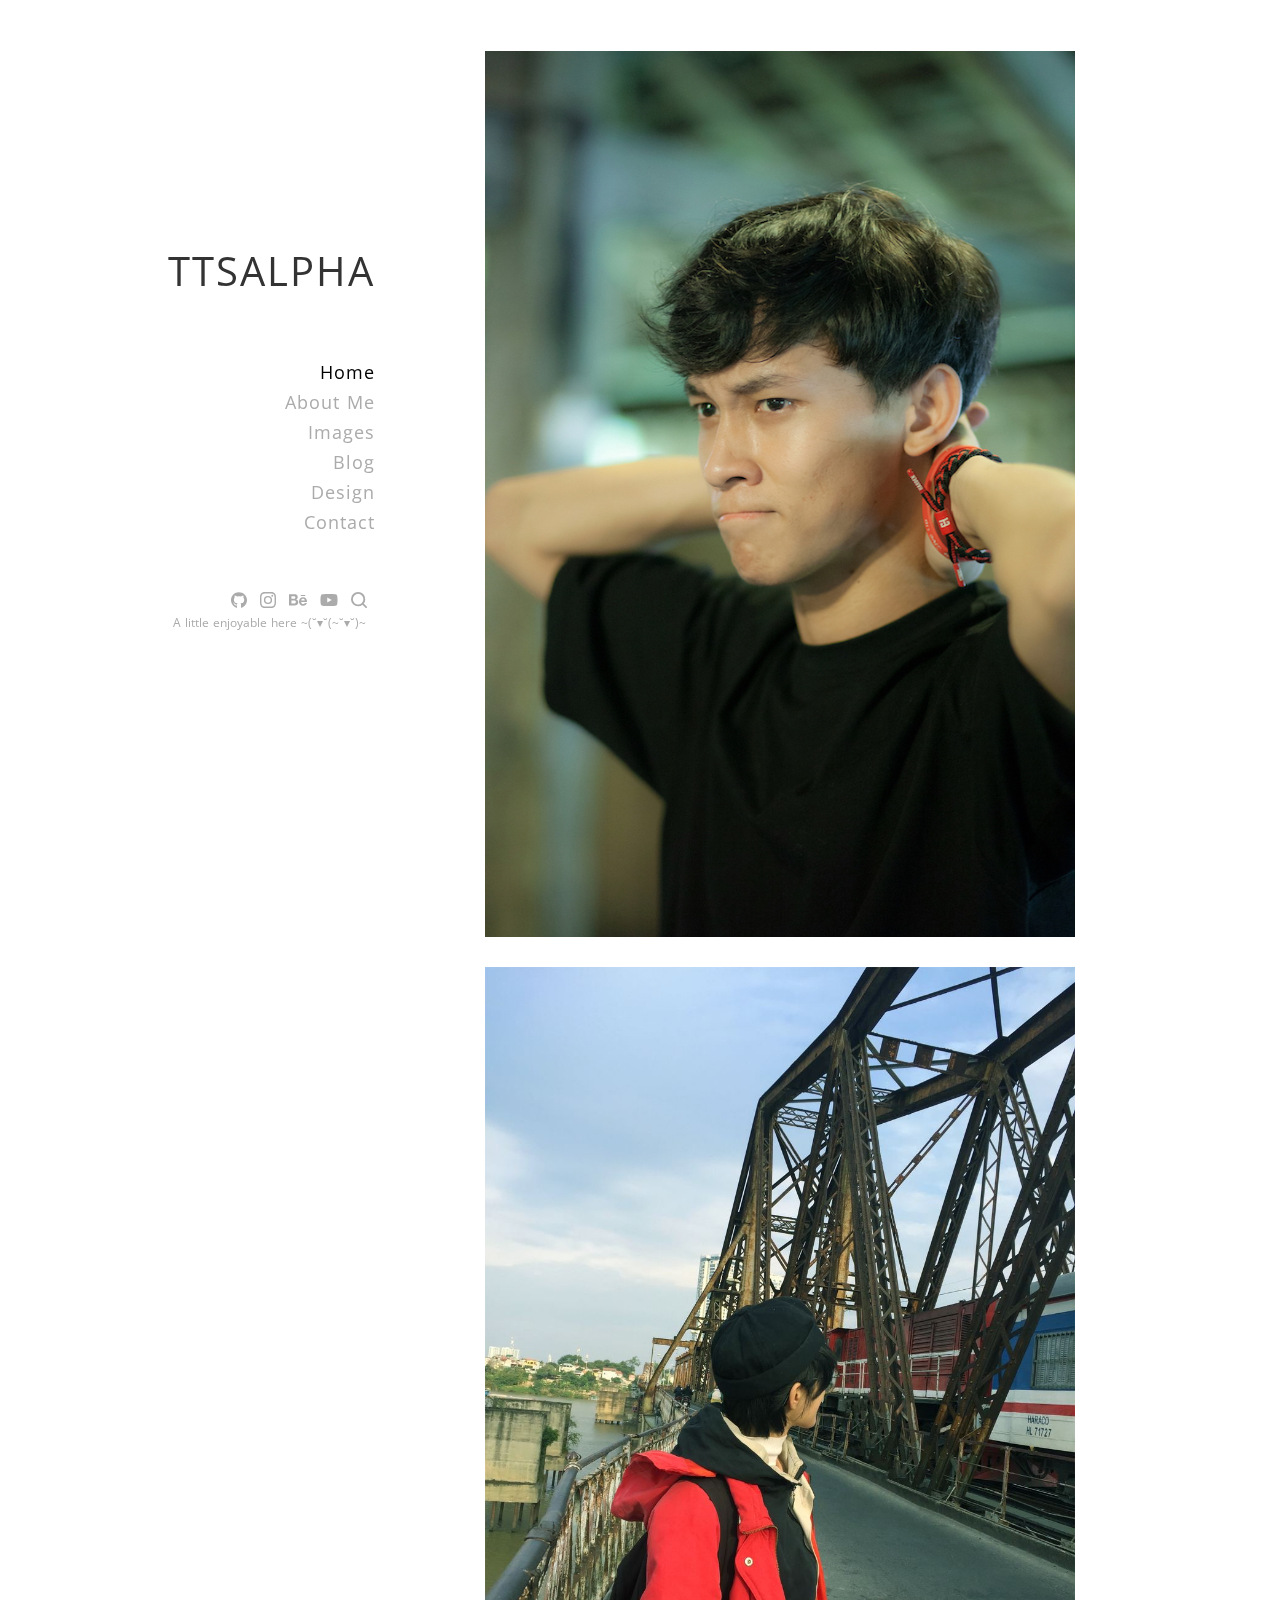
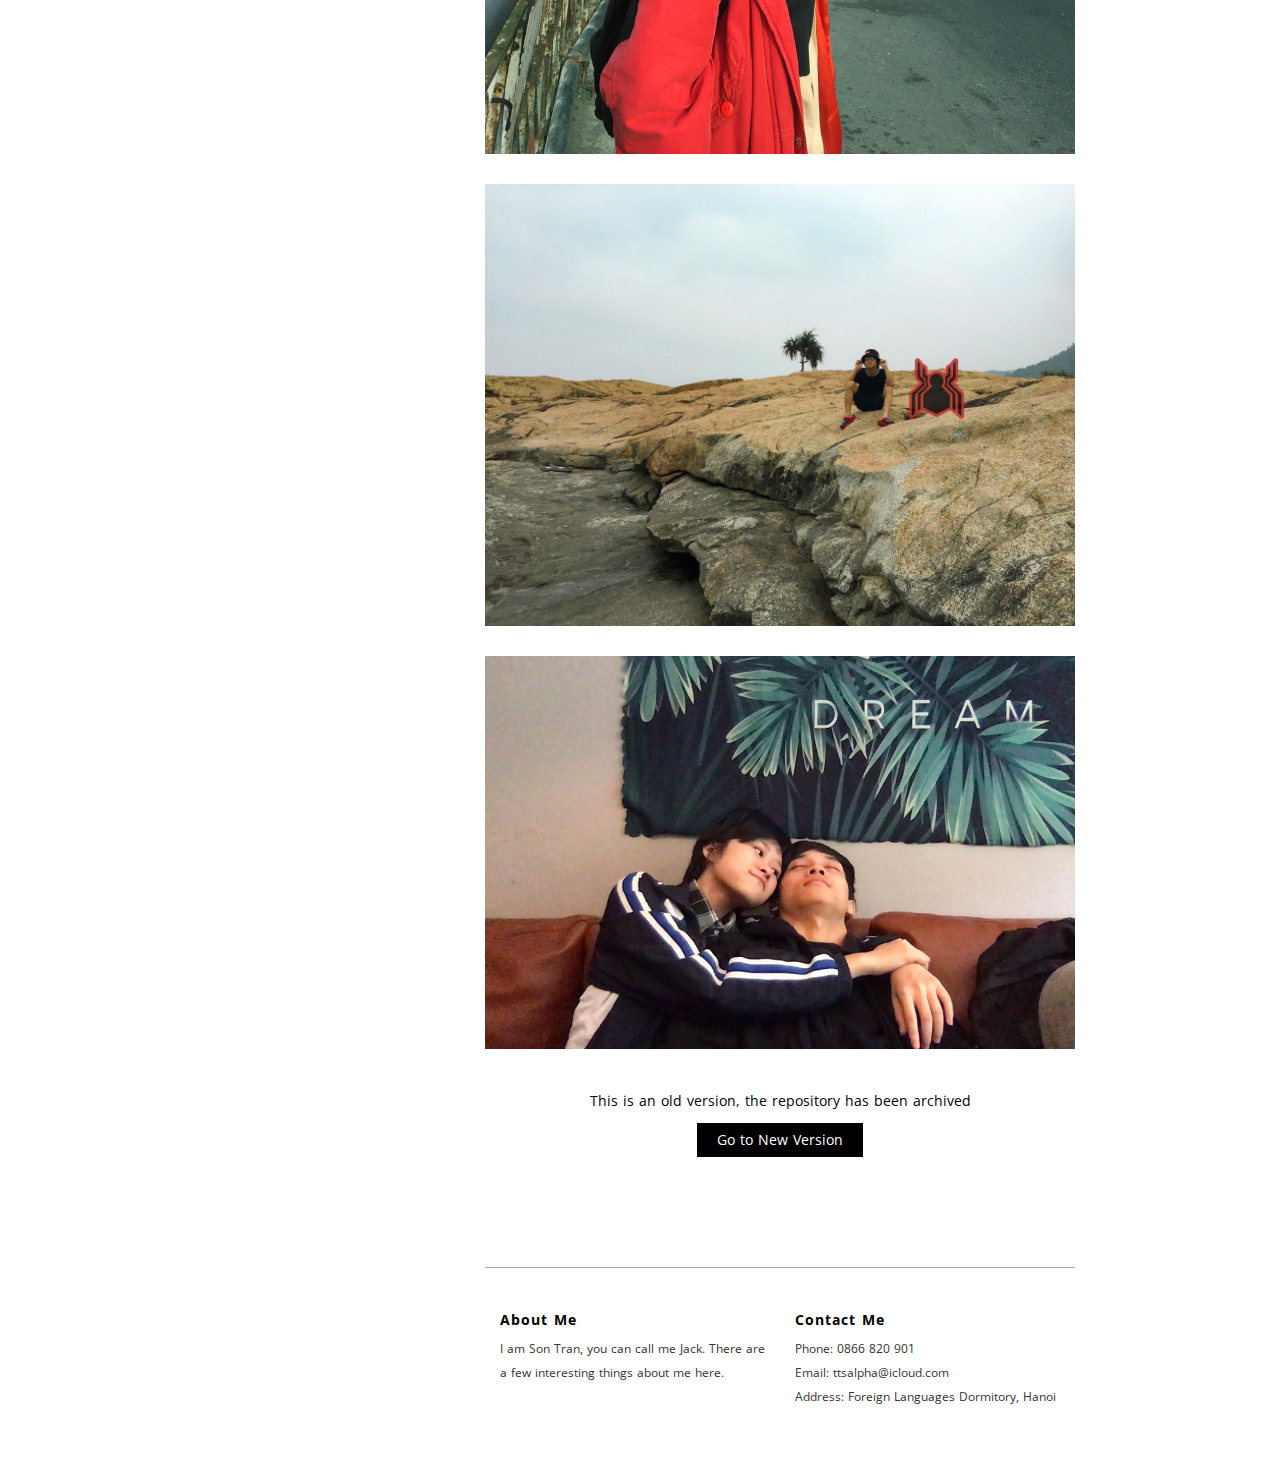
<file: index.html>
<!DOCTYPE html>
<html lang="en">

<head>
    <meta charset="UTF-8">
    <meta name="author" content="Son Tran">
    <title>Son Tran</title>
    <meta name="viewport" content="width=device-width, initial-scale=1">
    <meta name="apple-mobile-web-app-capable" content="yes">

    <link href="https://fonts.googleapis.com/css2?family=Open+Sans:ital,wght@0,400;0,600;1,400;1,600&display=swap"
        rel="stylesheet">

    <link rel="stylesheet" type="text/css" href="css/libs/bootstrap.min.css">
    <link rel="stylesheet" type="text/css" href="css/styles.css">

    <link rel="shortcut icon" href="favicon.png" />
</head>

<body class="home">
    <div id="main-content">
        <div id="preload">
            <div class="kd-bounce"> </div>
        </div>
        <div class="mobile nav-bar">
            <div class="container">
                <div class="menu-mobile">
                    <span class="item item-1"></span>
                    <span class="item item-2"></span>
                </div>
                <div class="logo"> ttsalpha </div>
            </div>
            <span class="itemx"></span>
        </div>
        <div class="hide-menu"></div>

        <div class="container">
            <div class="row">
                <div class="col-md-3">
                    <div class="header affix">
                        <div class="table">
                            <div class="table-cell">
                                <div class="logo">
                                    <a href="http://ttsalpha.github.io/ttsalpha.github.io.old"> ttsalpha
                                </div>

                                <div class="main-menu">
                                    <nav>
                                        <ul class="menu-list">
                                            <li class="active">
                                                <a href="index.html">Home</a>
                                            </li>
                                            <li> <a href="#">About Me</a> </li>
                                            <li> <a href="#">Images</a> </li>
                                            <li> <a href="blog.html">Blog</a> </li>
                                            <li> <a href="#">Design</a> </li>
                                            <li> <a href="contact.html">Contact</a> </li>
                                        </ul>
                                    </nav>
                                </div>

                                <div class="socials">
                                    <a target="_blank" href="https://github.com/ttsalpha" title="Github">
                                        <img src="icon/github.svg">
                                    </a>
                                    <a target="_blank" href="https://www.instagram.com/ttsalpha" title="Instagram">
                                        <img src="icon/instagram.svg">
                                    </a>
                                    <a target="_blank" href="https://www.behance.net/ttsalpha" title="Behance">
                                        <img src="icon/behance.svg">
                                    </a>
                                    <a target="_blank" href="https://www.youtube.com/channel/UCtjFUJUfhpsT10Rd9uDoHtQ"
                                        title="Youtube">
                                        <img src="icon/youtube.svg">
                                    </a>
                                    <a href="#" title="Search this site">
                                        <img class="fa-search" src="icon/search.svg">
                                    </a>
                                </div>
                                <div class="box-search">
                                    <div class="table">
                                        <div class="table-cell">
                                            <div class="container">
                                                <form class="search-form" action="#" method="get">
                                                    <input type="search" name="s" class="search-field"
                                                        placeholder="Type &amp; hit enter" value="" title="Search">
                                                    <div class="kd-close"> </div>
                                                </form>
                                            </div>
                                        </div>
                                    </div>
                                </div>
                                <div class="copyright">
                                    <p> A little enjoyable here ~(˘▾˘(~˘▾˘)~ </p>
                                </div>
                            </div>
                        </div>
                    </div>
                </div>

                <div class="col-md-9 col-md-offset-3">
                    <div class="projects">
                        <div class="project">
                            <img class="popup" src="./res/home/01.jpg" alt="me">
                            <img class="popup" src="./res/home/02.jpg" alt="bone">
                            <img class="popup" src="./res/home/03.jpg" alt="chill">
                            <img class="popup" src="./res/home/04.jpg" alt="love">
                        </div>
                        <div class="post-share">
                            <a>This is an old version, the repository has been archived</a>
                            </br>
                            <div class="go-to-home">
                                <a href="https://ttsalpha.github.io">Go to New Version</a>
                            </div>
                        </div>
                    </div>
                </div>
            </div>
        </div>
    </div>

    <footer id="footer" class="footer">
        <div class="container">
            <div class="row">
                <div class="col-md-9 col-md-offset-3">
                    <div class="footer-inner">
                        <div class="col-sm-6">
                            <h2 class="title">About Me</h2>
                            <span>
                                I am Son Tran, you can call me Jack.
                                There are a few interesting things about me here.
                            </span>
                        </div>
                        <div class="col-sm-6">
                            <h2 class="title">Contact Me</h2>
                            <span>
                                Phone: 0866 820 901 <br>
                                Email: ttsalpha@icloud.com<br>
                                Address: Foreign Languages Dormitory, Hanoi
                            </span>
                        </div>
                    </div>
                </div>
            </div>
        </div>
    </footer>

    <script src="js/jquery-1.12.4.min.js"></script>
    <script src="js/scripts.js"></script>
</body>

</html>
</file>
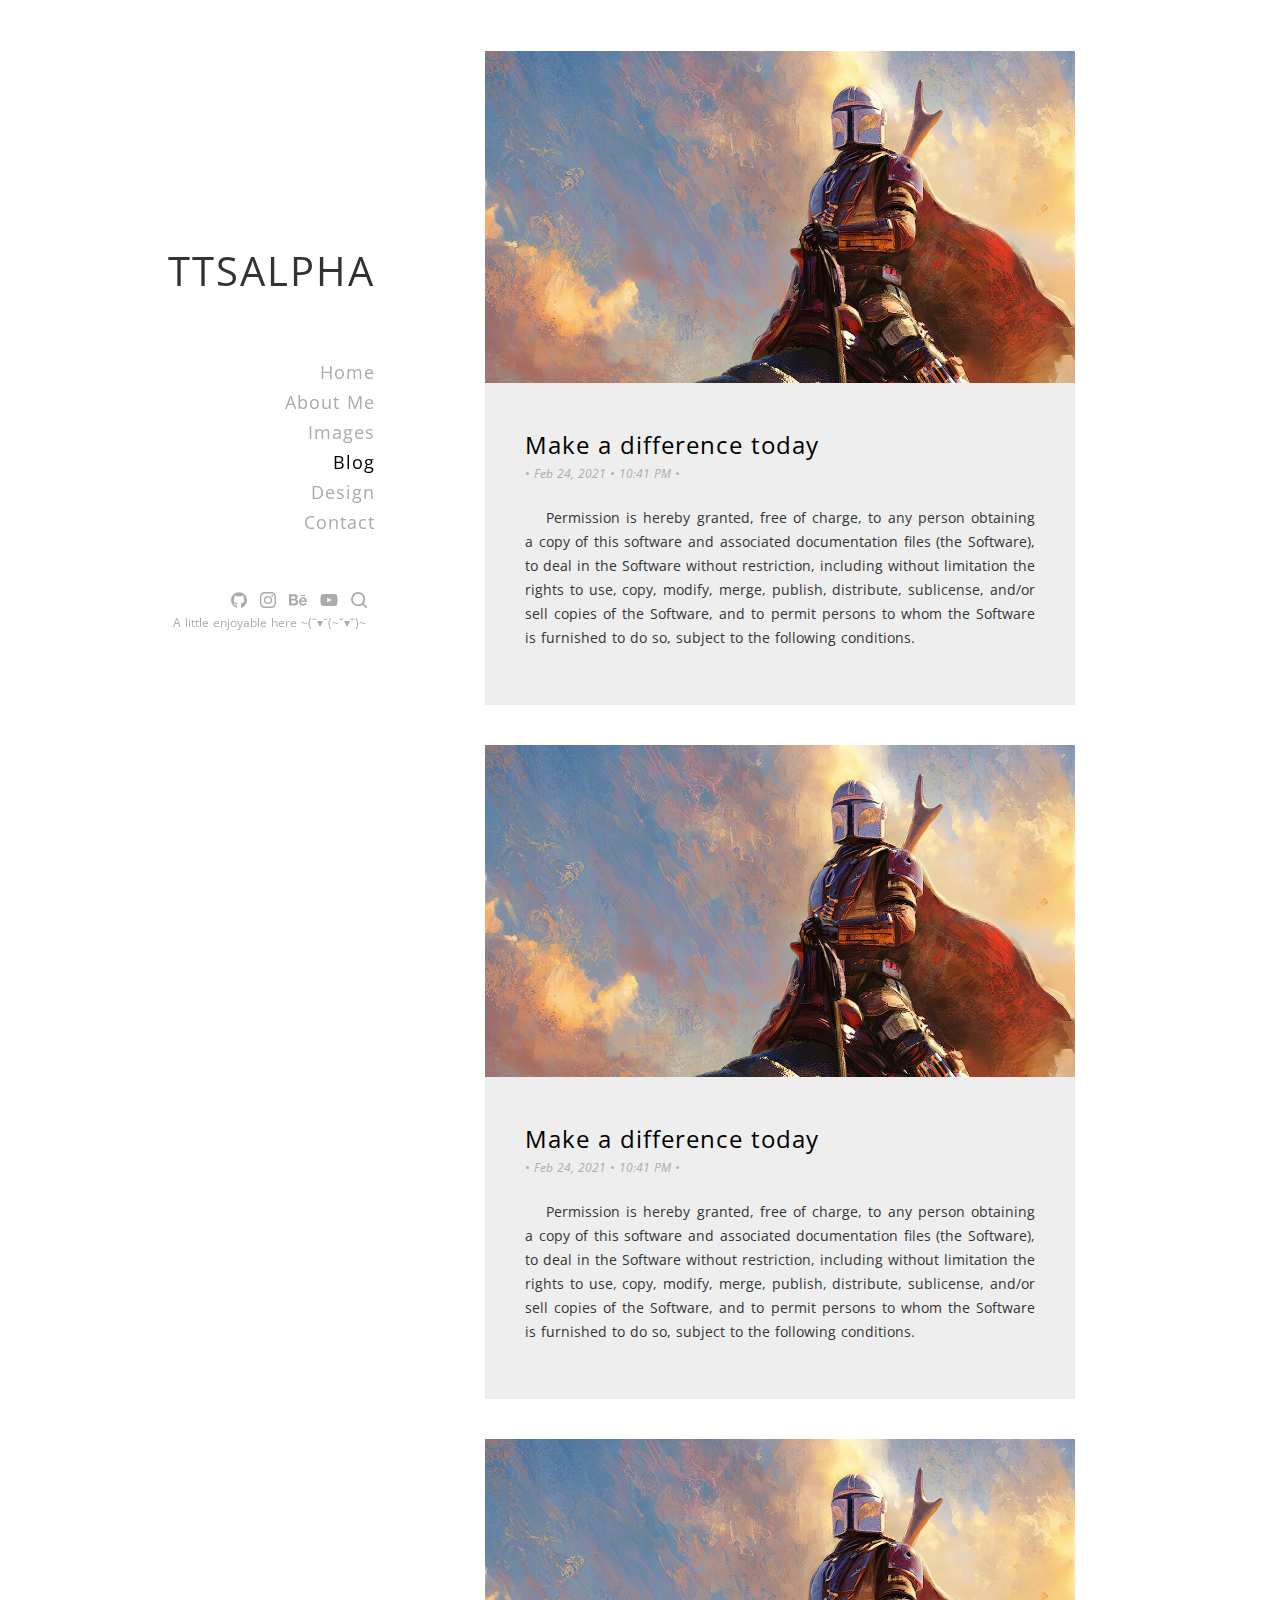
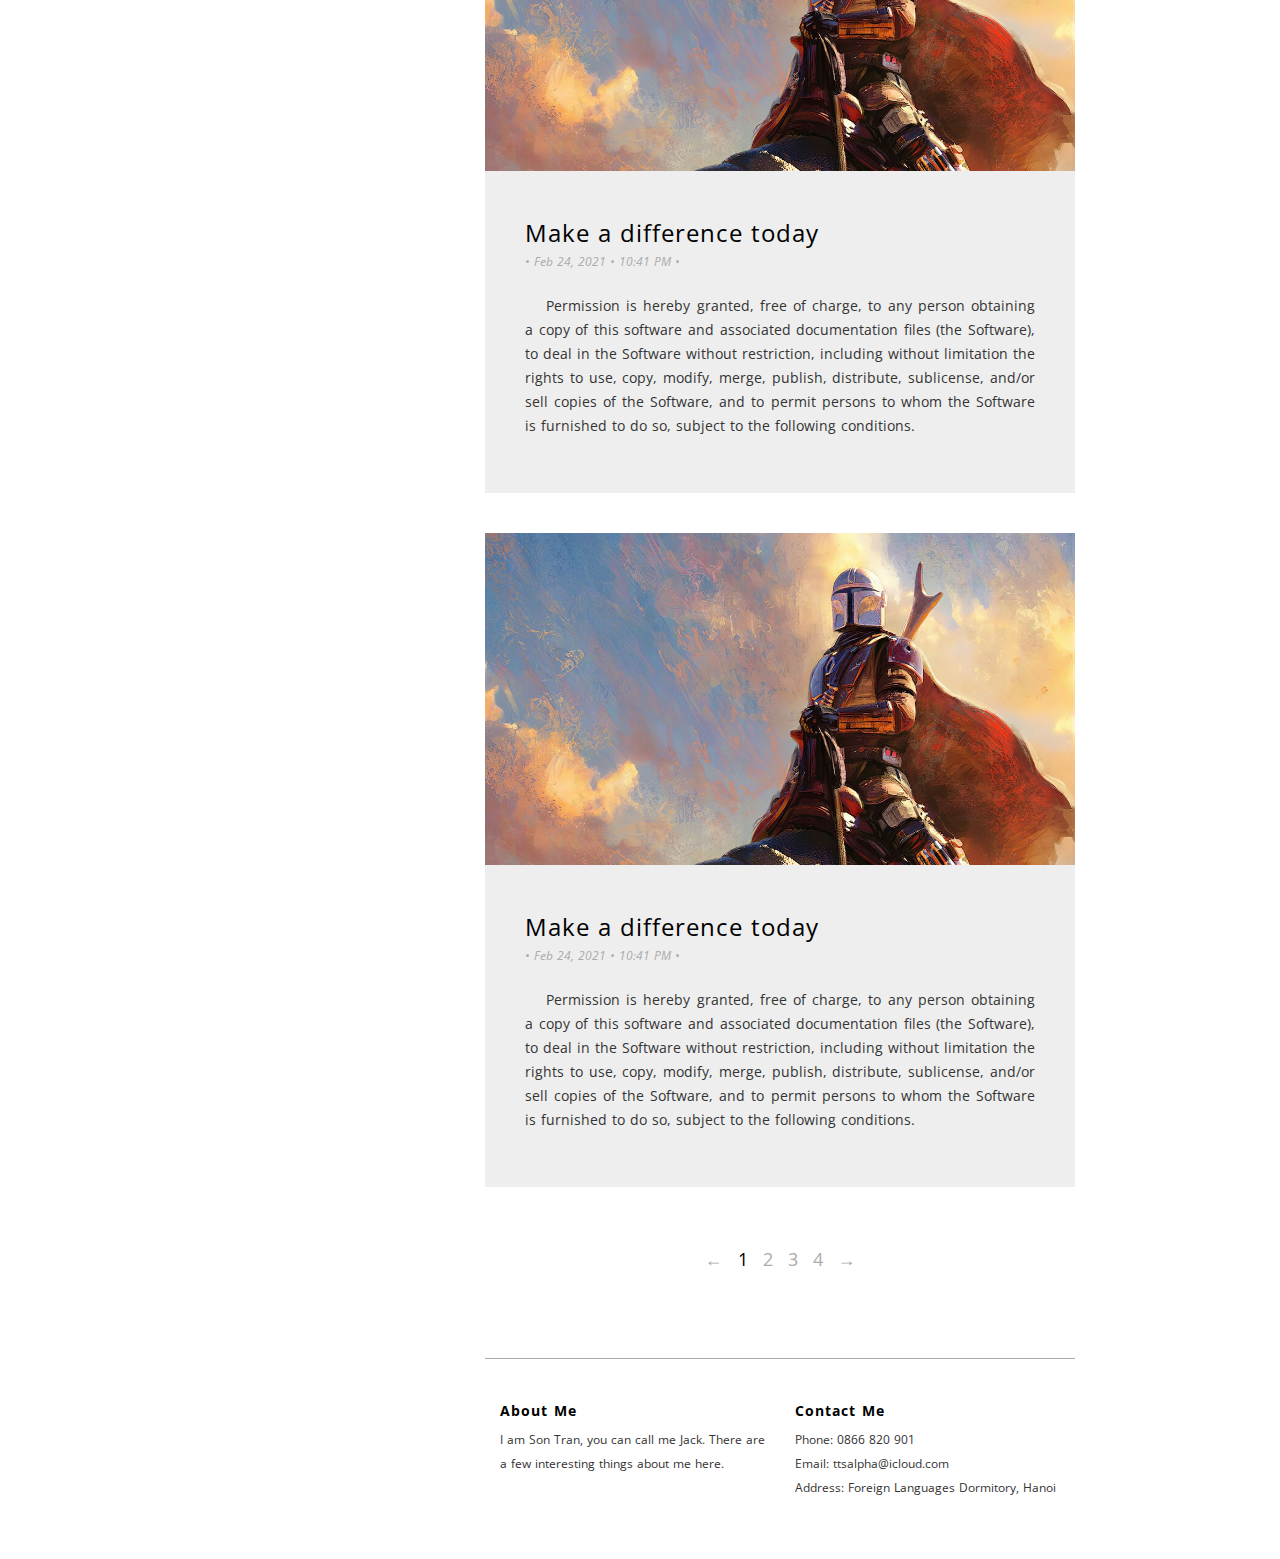
<file: blog.html>
<!DOCTYPE html>
<html lang="en">

<head>
    <meta charset="UTF-8">
    <meta name="author" content="Son Tran">
    <title>Son Tran • Blog</title>
    <meta name="viewport" content="width=device-width, initial-scale=1">
    <meta name="apple-mobile-web-app-capable" content="yes">

    <link href="https://fonts.googleapis.com/css2?family=Open+Sans:ital,wght@0,400;0,600;1,400;1,600&display=swap"
        rel="stylesheet">

    <link rel="stylesheet" type="text/css" href="css/libs/bootstrap.min.css">
    <link rel="stylesheet" type="text/css" href="css/styles.css">

    <link rel="shortcut icon" href="favicon.png" />
</head>


<body class="home">
    <div id="main-content">
        <div id="preload">
            <div class="kd-bounce"> </div>
        </div>
        <div class="mobile nav-bar">
            <div class="container">
                <div class="menu-mobile">
                    <span class="item item-1"></span>
                    <span class="item item-2"></span>
                </div>
                <div class="logo"> ttsalpha </div>
            </div>
            <span class="itemx"></span>
        </div>
        <div class="hide-menu"></div>

        <div class="container">
            <div class="row">
                <div class="col-md-3">
                    <div class="header affix">
                        <div class="table">
                            <div class="table-cell">
                                <div class="logo">
                                    <a href="http://ttsalpha.github.io/ttsalpha.github.io.old"> ttsalpha
                                </div>

                                <div class="main-menu">
                                    <nav>
                                        <ul class="menu-list">
                                            <li> <a href="index.html">Home</a> </li>
                                            <li> <a href="#">About Me</a> </li>
                                            <li> <a href="#">Images</a> </li>
                                            <li class="active"> <a href="blog.html">Blog</a> </li>
                                            <li> <a href="#">Design</a> </li>
                                            <li> <a href="contact.html">Contact</a>
                                            </li>
                                        </ul>
                                    </nav>
                                </div>

                                <div class="socials">
                                    <a target="_blank" href="https://github.com/ttsalpha" title="Github">
                                        <img src="icon/github.svg">
                                    </a>
                                    <a target="_blank" href="https://www.instagram.com/ttsalpha" title="Instagram">
                                        <img src="icon/instagram.svg">
                                    </a>
                                    <a target="_blank" href="https://www.behance.net/ttsalpha" title="Behance">
                                        <img src="icon/behance.svg">
                                    </a>
                                    <a target="_blank" href="https://www.youtube.com/channel/UCtjFUJUfhpsT10Rd9uDoHtQ"
                                        title="Youtube"> <img src="icon/youtube.svg">
                                    </a>
                                    <a href="#" title="Search this site"> <img class="fa-search" src="icon/search.svg">
                                    </a>
                                </div>
                                <div class="box-search">
                                    <div class="table">
                                        <div class="table-cell">
                                            <div class="container">
                                                <form class="search-form" action="#" method="get">
                                                    <input type="search" name="s" class="search-field"
                                                        placeholder="Type &amp; hit enter" value="" title="Search">
                                                    <div class="kd-close">
                                                    </div>
                                                </form>
                                            </div>
                                        </div>
                                    </div>
                                </div>
                                <div class="copyright">
                                    <p> A little enjoyable here ~(˘▾˘(~˘▾˘)~ </p>
                                </div>
                            </div>
                        </div>
                    </div>
                </div>

                <div class="col-md-9 col-md-offset-3">
                    <div class="projects">
                        <article class="post">
                            <div class="post-media">
                                <a href="./template.html">
                                    <img src="./res/test/01.jpg">
                                </a>
                            </div>
                            <div id="content1">
                                <script>
                                    fetch('./res/blog/01/00/res.html')
                                        .then(response => response.text())
                                        .then(data => {
                                            document.getElementById("content1").innerHTML = data;
                                        });
                                </script>
                            </div>
                        </article>

                        <article class="post">
                            <div class="post-media">
                                <a href="./template.html">
                                    <img src="./res/test/01.jpg">
                                </a>
                            </div>
                            <div id="content2">
                                <script>
                                    fetch('./res/blog/01/00/res.html').then(response => response.text())
                                        .then(data => {
                                            document.getElementById("content2").innerHTML = data;
                                        });
                                </script>
                            </div>
                        </article>

                        <article class="post">
                            <div class="post-media">
                                <a href="./template.html">
                                    <img src="./res/test/01.jpg">

                                </a>
                            </div>
                            <div id="content3">
                                <script>
                                    fetch('./res/blog/01/00/res.html').then(response => response.text())
                                        .then(data => {
                                            document.getElementById("content3").innerHTML = data;
                                        });
                                </script>
                            </div>
                        </article>


                        <article class="post">
                            <div class="post-media">
                                <a href="./template.html">
                                    <img src="./res/test/01.jpg">
                                </a>
                            </div>
                            <div id="content4">
                                <script>
                                    fetch('./res/blog/01/00/res.html').then(response => response.text())
                                        .then(data => {
                                            document.getElementById("content4").innerHTML = data;
                                        });
                                </script>
                            </div>
                        </article>


                        <div class="pagination-wrap">
                            <ul>
                                <li>
                                    <a class="prev page-numbers" href="#">←</a>
                                </li>
                                <li>
                                    <span class="page-numbers current">1</span>
                                </li>
                                <li>
                                    <a class="page-numbers">2</a>
                                </li>
                                <li>
                                    <a class="page-numbers">3</a>
                                </li>
                                <li>
                                    <a class="page-numbers">4</a>
                                </li>
                                <li>
                                    <a class="next page-numbers" href="#">→</a>
                                </li>
                            </ul>
                        </div>
                    </div>
                </div>
            </div>
        </div>
    </div>

    <footer id="footer" class="footer">
        <div class="container">
            <div class="row">
                <div class="col-md-9 col-md-offset-3">
                    <div class="footer-inner">
                        <div class="col-sm-6">
                            <h2 class="title"> About Me</h2>
                            <span>
                                I am Son Tran, you can call me Jack.
                                There are a few interesting things about me here.
                            </span>
                        </div>
                        <div class="col-sm-6">
                            <h2 class="title">Contact Me</h2>
                            <span>
                                Phone: 0866 820 901 <br>
                                Email: ttsalpha@icloud.com<br>
                                Address: Foreign Languages Dormitory, Hanoi
                            </span>
                        </div>
                    </div>
                </div>
            </div>
        </div>
    </footer>

    <script src="js/jquery-1.12.4.min.js"></script>
    <script src="js/scripts.js"></script>
</body>

</html>
</file>
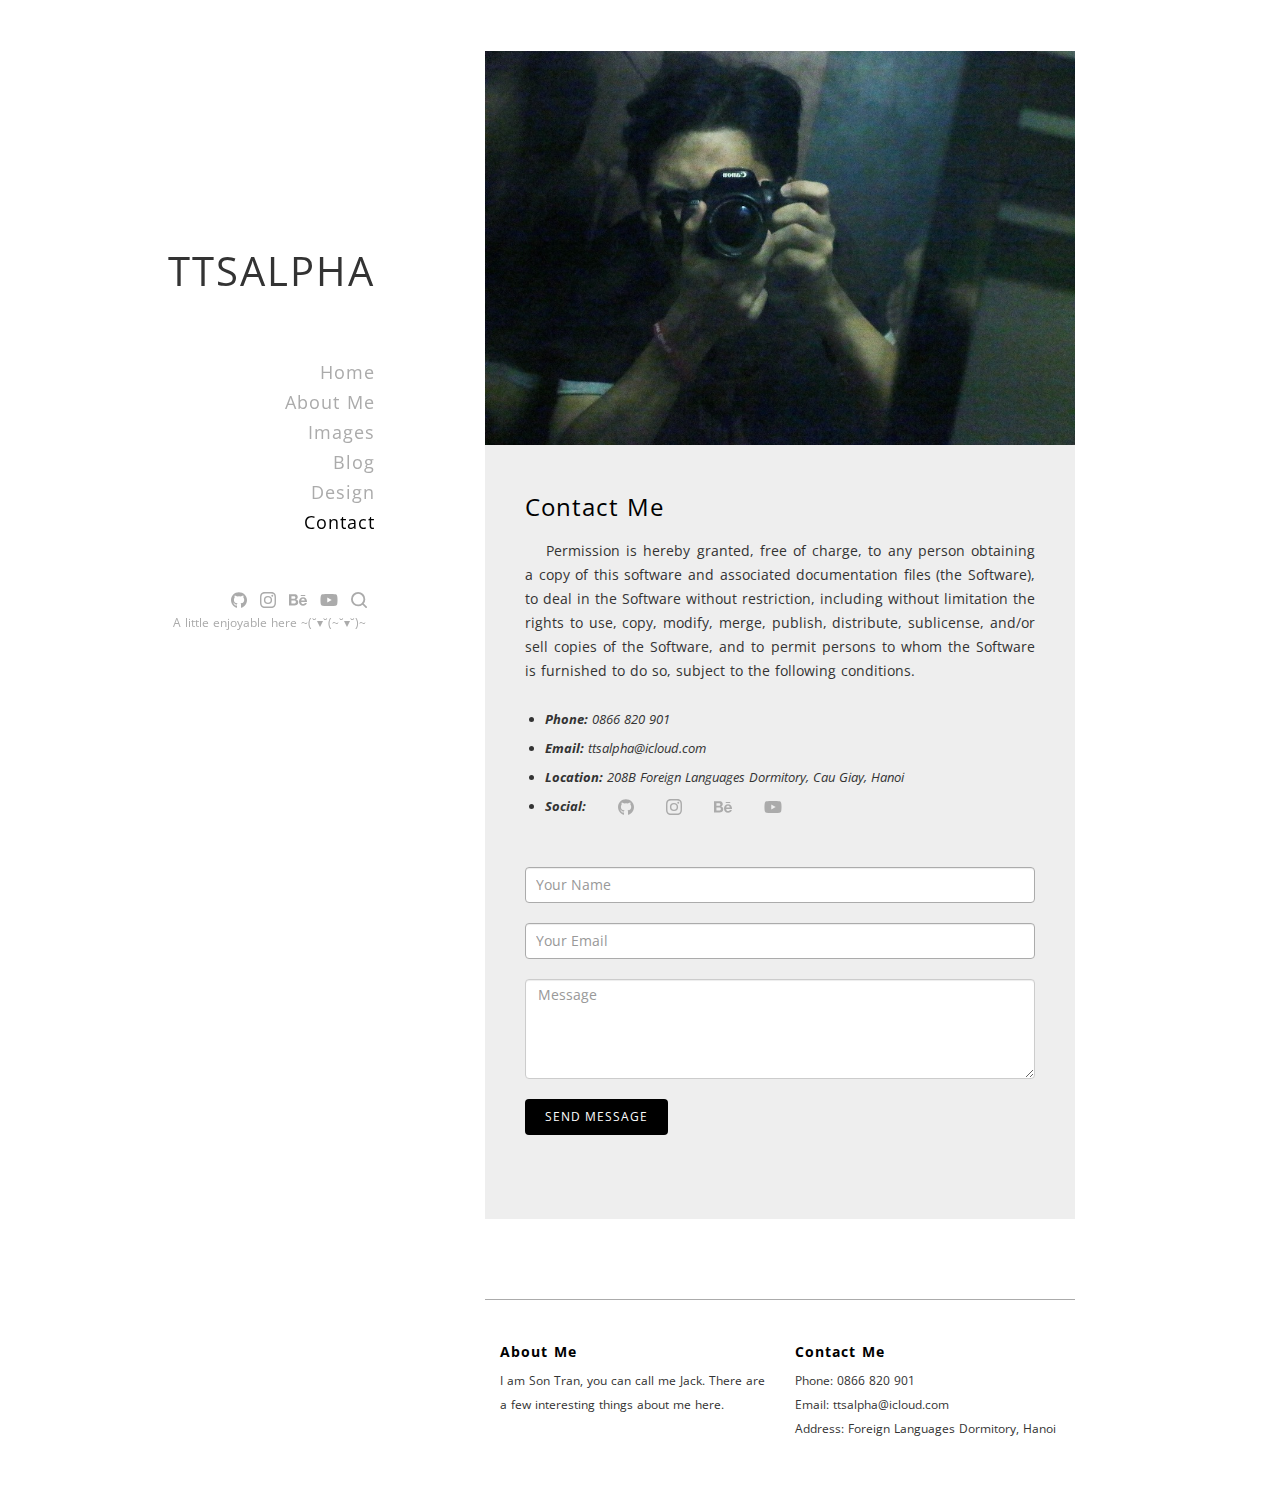
<file: contact.html>
<!DOCTYPE html>
<html lang="en">

<head>
    <meta charset="UTF-8">
    <meta name="author" content="Son Tran">
    <title>Son Tran • Contact Me</title>
    <meta name="viewport" content="width=device-width, initial-scale=1">
    <meta name="apple-mobile-web-app-capable" content="yes">

    <link href="https://fonts.googleapis.com/css2?family=Open+Sans:ital,wght@0,400;0,600;1,400;1,600&display=swap"
        rel="stylesheet">

    <link rel="stylesheet" type="text/css" href="css/libs/bootstrap.min.css">
    <link rel="stylesheet" type="text/css" href="css/styles.css">

    <link rel="shortcut icon" href="favicon.png" />
</head>

<body class="home">
    <div id="main-content">
        <div id="preload">
            <div class="kd-bounce"> </div>
        </div>
        <div class="mobile nav-bar">
            <div class="container">
                <div class="menu-mobile">
                    <span class="item item-1"></span>
                    <span class="item item-2"></span>
                </div>
                <div class="logo"> ttsalpha </div>
            </div>
            <span class="itemx"></span>
        </div>
        <div class="hide-menu"></div>

        <div class="container">
            <div class="row">
                <div class="col-md-3">
                    <div class="header affix">
                        <div class="table">
                            <div class="table-cell">
                                <div class="logo">
                                    <a href="http://ttsalpha.github.io/ttsalpha.github.io.old"> ttsalpha
                                </div>

                                <div class="main-menu">
                                    <nav>
                                        <ul class="menu-list">
                                            <li> <a href="index.html">Home</a> </li>
                                            <li> <a href="#">About Me</a> </li>
                                            <li> <a href="#">Images</a> </li>
                                            <li> <a href="blog.html">Blog</a> </li>
                                            <li> <a href="#">Design</a> </li>
                                            <li class="active"> <a href="contact.html">Contact</a>
                                            </li>
                                        </ul>
                                    </nav>
                                </div>

                                <div class="socials">
                                    <a target="_blank" href="https://github.com/ttsalpha" title="Github">
                                        <img src="icon/github.svg">
                                    </a>
                                    <a target="_blank" href="https://www.instagram.com/ttsalpha" title="Instagram">
                                        <img src="icon/instagram.svg">
                                    </a>
                                    <a target="_blank" href="https://www.behance.net/ttsalpha" title="Behance">
                                        <img src="icon/behance.svg">
                                    </a>
                                    <a target="_blank" href="https://www.youtube.com/channel/UCtjFUJUfhpsT10Rd9uDoHtQ"
                                        title="Youtube"> <img src="icon/youtube.svg">
                                    </a>
                                    <a href="#" title="Search this site"> <img class="fa-search" src="icon/search.svg">
                                    </a>
                                </div>
                                <div class="box-search">
                                    <div class="table">
                                        <div class="table-cell">
                                            <div class="container">
                                                <form class="search-form" action="#" method="get">
                                                    <input type="search" name="s" class="search-field"
                                                        placeholder="Type &amp; hit enter" value="" title="Search">
                                                    <div class="kd-close">
                                                    </div>
                                                </form>
                                            </div>
                                        </div>
                                    </div>
                                </div>
                                <div class="copyright">
                                    <p> A little enjoyable here ~(˘▾˘(~˘▾˘)~ </p>
                                </div>
                            </div>
                        </div>
                    </div>
                </div>

                <div class="col-md-9 col-md-offset-3">
                    <div class="projects">
                        <article class="post">
                            <div class="post-media">
                                <a> <img src="./res/contact/01.jpg"
                                        alt="Contact"> </a>
                            </div>
                            <div class="post-content">
                                <h2 class="title">Contact Me</h2>
                                <div class="the-content">
                                    <div id="content">
                                        <script>
                                            fetch('./res/contact/res.html')
                                                .then(response => response.text())
                                                .then(data => {
                                                    document.getElementById("content").innerHTML = data;
                                                });
                                        </script>
                                    </div>
                                    <br>
                                    <ul>
                                        <li> <strong>Phone:</strong> 0866 820 901 </li>
                                        <li> <strong>Email:</strong> ttsalpha@icloud.com </li>
                                        <li>
                                            <strong>Location:</strong> 208B Foreign Languages Dormitory, Cau Giay, Hanoi
                                        </li>
                                        <li>
                                            <strong>Social:</strong>
                                            <a class="socials-ct" href="https://github.com/ttsalpha" target="_blank"
                                                title="Github"> &emsp;<img src="icon/github.svg">
                                            </a>
                                            <a class="socials-ct" href="https://www.instagram.com/ttsalpha"
                                                target="_blank" title="Instagram"> &emsp;<img src="icon/instagram.svg">
                                            </a>
                                            <a class="socials-ct" href="https://www.behance.net/ttsalpha"
                                                target="_blank" title="Behance"> &emsp;<img src="icon/behance.svg">
                                            </a>
                                            <a class="socials-ct"
                                                href="https://www.youtube.com/channel/UCtjFUJUfhpsT10Rd9uDoHtQ"
                                                target="_blank" title="Youtube"> &emsp;<img src="icon/youtube.svg">
                                            </a>
                                        </li>
                                    </ul>

                                    <p>&nbsp;</p>
                                    <form method="post" id="contact-form">
                                        <div class="contact-form">
                                            <form method="post" class="comment-form contact">
                                                <div class="contact-item form-name">
                                                    <input class="form-control" id="form-name" type="text"
                                                        placeholder="Your Name">
                                                </div>
                                                <div class="contact-item form-email">
                                                    <input class="form-control" id="form-email" type="text"
                                                        placeholder="Your Email">
                                                </div>
                                                <div class="contact-item field-full">
                                                    <textarea class="form-control" id="form-message" type="text"
                                                        placeholder="Message"></textarea>
                                                </div>
                                                <div class="contact-item form-submit">
                                                    <input name="submit" type="submit" id="submit"
                                                        class="btn btn-default submit" value="Send Message">
                                                </div>
                                                <div id="feedback"></div>
                                            </form>
                                        </div>
                                    </form>
                                    <p>&nbsp;</p>
                                </div>
                            </div>
                        </article>
                    </div>
                </div>
            </div>
        </div>
    </div>

    <footer id="footer" class="footer">
        <div class="container">
            <div class="row">
                <div class="col-md-9 col-md-offset-3">
                    <div class="footer-inner">
                        <div class="col-sm-6">
                            <h2 class="title"> About Me</h2>
                            <span>
                                I am Son Tran, you can call me Jack.
                                There are a few interesting things about me here.
                            </span>
                        </div>
                        <div class="col-sm-6">
                            <h2 class="title">Contact Me</h2>
                            <span>Phone: 0866 820 901 <br>
                                Email: ttsalpha@icloud.com<br>
                                Address: Foreign Languages Dormitory, Hanoi
                            </span>
                        </div>
                    </div>
                </div>
            </div>
        </div>
    </footer>

    <script src="js/jquery-1.12.4.min.js"></script>
    <script src="js/scripts.js"></script>
</body>

</html>
</file>
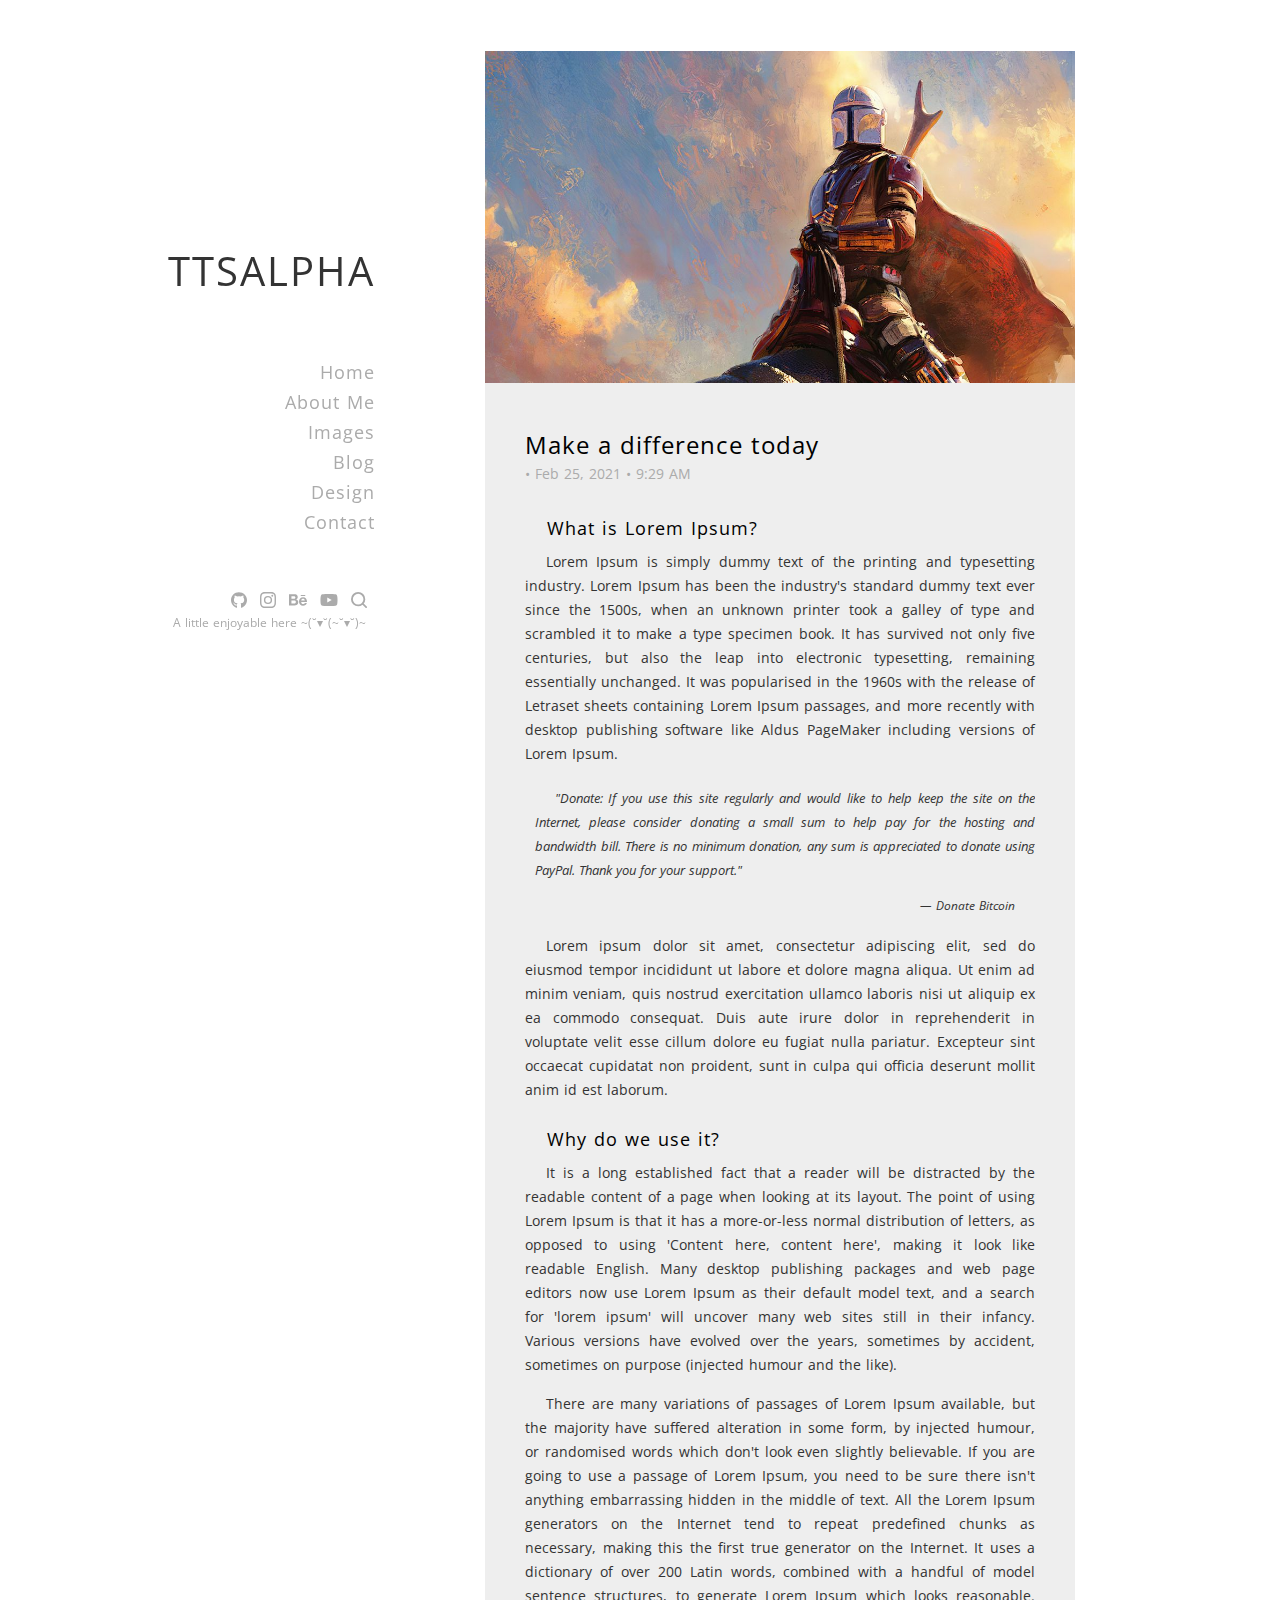
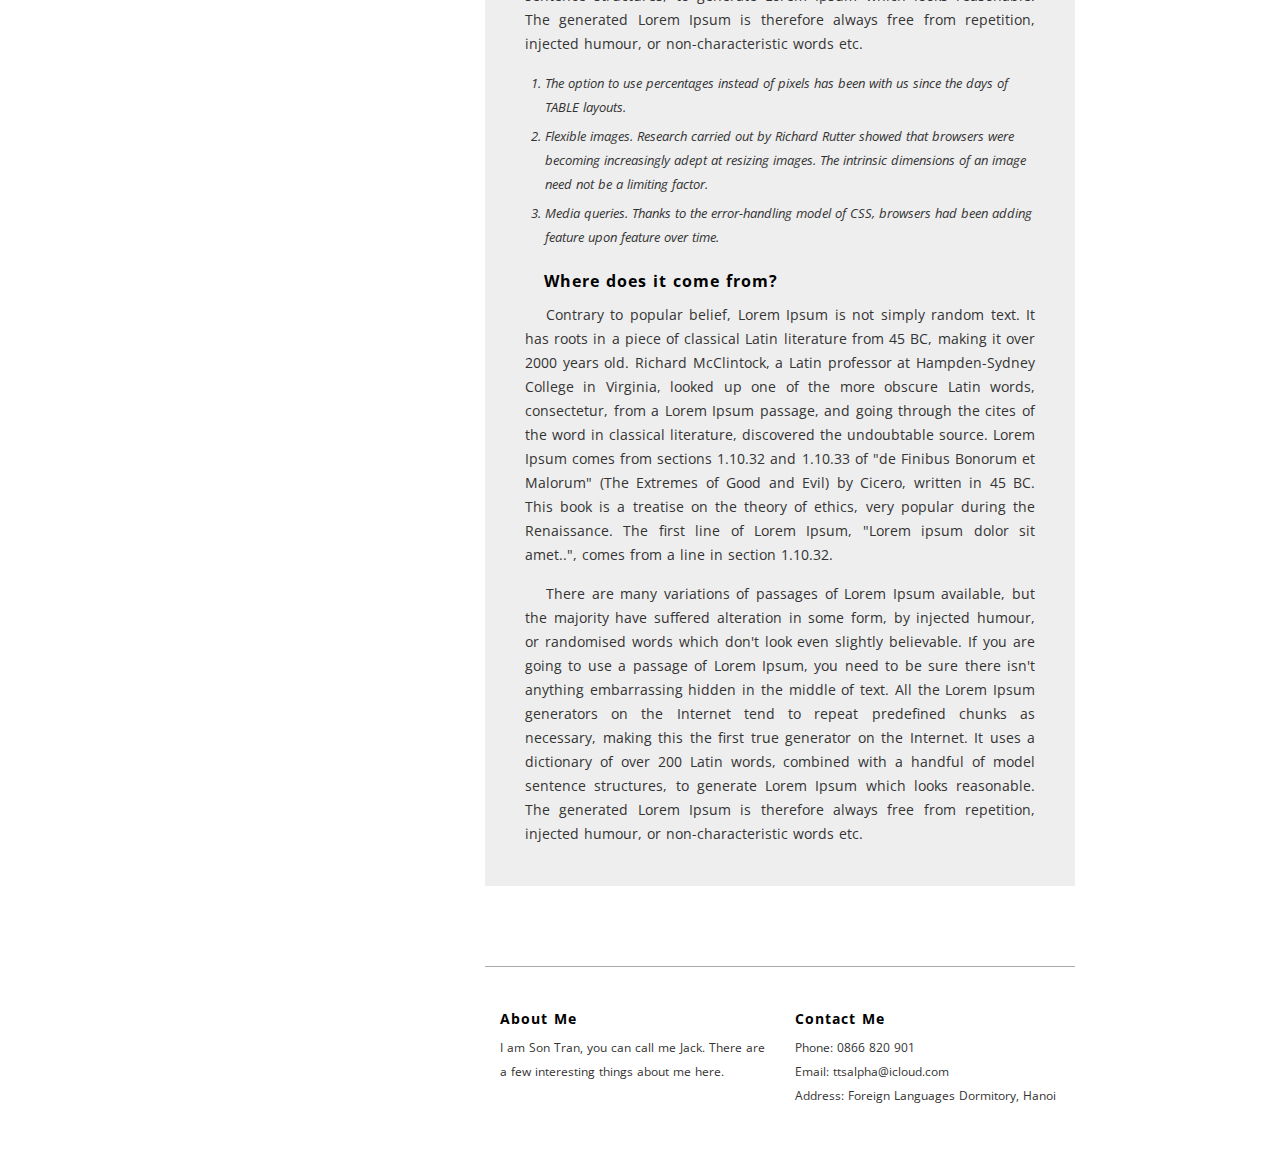
<file: template.html>
<!DOCTYPE html>
<html lang="en">

<head>
    <meta charset="UTF-8">
    <meta name="author" content="Son Tran">
    <title>Son Tran • Post templates</title>
    <meta name="viewport" content="width=device-width, initial-scale=1">
    <meta name="apple-mobile-web-app-capable" content="yes">

    <link href="https://fonts.googleapis.com/css2?family=Open+Sans:ital,wght@0,400;0,600;1,400;1,600&display=swap"
        rel="stylesheet">

    <link rel="stylesheet" type="text/css" href="css/libs/bootstrap.min.css">
    <link rel="stylesheet" type="text/css" href="css/libs/justifiedGallery.min.css">
    <link rel="stylesheet" type="text/css" href="css/libs/magnific-popup.css">
    <link rel="stylesheet" type="text/css" href="css/styles.css">

    <link rel="shortcut icon" href="favicon.png" />
</head>

<body class="home">
    <div id="main-content">
        <div id="preload">
            <div class="kd-bounce"> </div>
        </div>
        <div class="mobile nav-bar">
            <div class="container">
                <div class="menu-mobile">
                    <span class="item item-1"></span>
                    <span class="item item-2"></span>
                </div>
                <div class="logo"> ttsalpha </div>
            </div>
            <span class="itemx"></span>
        </div>
        <div class="hide-menu"></div>

        <div class="container">
            <div class="row">
                <div class="col-md-3">
                    <div class="header affix">
                        <div class="table">
                            <div class="table-cell">
                                <div class="logo">
                                    <a href="http://ttsalpha.github.io/ttsalpha.github.io.old"> ttsalpha
                                </div>

                                <div class="main-menu">
                                    <nav>
                                        <ul class="menu-list">
                                            <li> <a href="index.html">Home</a> </li>
                                            <li> <a href="#">About Me</a> </li>
                                            <li> <a href="#">Images</a> </li>
                                            <li> <a href="blog.html">Blog</a> </li>
                                            <li> <a href="#">Design</a> </li>
                                            <li> <a href="contact.html">Contact</a> </li>
                                        </ul>
                                    </nav>
                                </div>

                                <div class="socials">
                                    <a target="_blank" href="https://github.com/ttsalpha" title="Github">
                                        <img src="icon/github.svg">
                                    </a>
                                    <a target="_blank" href="https://www.instagram.com/ttsalpha" title="Instagram">
                                        <img src="icon/instagram.svg">
                                    </a>
                                    <a target="_blank" href="https://www.behance.net/ttsalpha" title="Behance">
                                        <img src="icon/behance.svg">
                                    </a>
                                    <a target="_blank" href="https://www.youtube.com/channel/UCtjFUJUfhpsT10Rd9uDoHtQ"
                                        title="Youtube"> <img src="icon/youtube.svg">
                                    </a>
                                    <a href="#" title="Search this site"> <img class="fa-search" src="icon/search.svg">
                                    </a>
                                </div>
                                <div class="box-search">
                                    <div class="table">
                                        <div class="table-cell">
                                            <div class="container">
                                                <form class="search-form" action="#" method="get">
                                                    <input type="search" name="s" class="search-field"
                                                        placeholder="Type &amp; hit enter" value="" title="Search">
                                                    <div class="kd-close">
                                                    </div>
                                                </form>
                                            </div>
                                        </div>
                                    </div>
                                </div>
                                <div class="copyright">
                                    <p> A little enjoyable here ~(˘▾˘(~˘▾˘)~ </p>
                                </div>
                            </div>
                        </div>
                    </div>
                </div>

                <div class="col-md-9 col-md-offset-3">
                    <div class="projects">

                        <article class="post">
                            <div class="post-media">
                                <a> <img src="./res/test/01.jpg" alt="Template"> </a>
                            </div>
                            <div id="content">
                                <script>
                                    fetch('./res/test/template.html')
                                        .then(response => response.text())
                                        .then(data => {
                                            document.getElementById("content").innerHTML = data;
                                        });
                                </script>
                            </div>
                        </article>
                    </div>
                </div>
            </div>
        </div>
    </div>

    <footer id="footer" class="footer">
        <div class="container">
            <div class="row">
                <div class="col-md-9 col-md-offset-3">
                    <div class="footer-inner">
                        <div class="col-sm-6">
                            <h2 class="title"> About Me</h2>
                            <span>
                                I am Son Tran, you can call me Jack.
                                There are a few interesting things about me here.
                            </span>
                        </div>
                        <div class="col-sm-6">
                            <h2 class="title">Contact Me</h2>
                            <span>
                                Phone: 0866 820 901 <br>
                                Email: ttsalpha@icloud.com<br>
                                Address: Foreign Languages Dormitory, Hanoi
                            </span>
                        </div>
                    </div>
                </div>
            </div>
        </div>
    </footer>

    <script src="js/jquery-1.12.4.min.js"></script>
    <script src="js/scripts.js"></script>
</body>

</html>
</file>
<file: css/styles.css>
/*=========================================================================

1. Reset CSS
2. Typography
3. General
4. Header
5. Projects
6. Posts
7. Footer
8. Preload
9. Responsive

=========================================================================*/

/* =========== 1. Reset CSS  =========== */

img, legend {
    border: 0;
}

legend, td, th {
    padding: 0;
}

html {
    font-family: 'Open Sans', sans-serif;
    -ms-text-size-adjust: 100%;
    -webkit-text-size-adjust: 100%;
}

article, aside, details, figcaption, figure, footer, header, hgroup, main, menu, nav, section, summary {
    display: block;
}

audio, canvas, progress, video {
    display: inline-block;
    vertical-align: baseline;
}

audio:not([controls]) {
    display: none;
    height: 0;
}

[hidden], template {
    display: none;
}

a {
    color: #ababab;
    background-color: transparent;
}

a:hover, a:active {
    outline: 0;
}

abbr[title] {
    border-bottom: 1px dotted;
}

b, optgroup, strong {
    font-weight: 700;
}

dfn {
    font-style: italic;
}

h1 {
    font-size: 2em;
    margin: .67em 0;
}

mark {
    background: #ffffff;
    color: #333333;
}

small {
    font-size: 80%;
}

sub, sup {
    font-size: 75%;
    line-height: 0;
    position: relative;
    vertical-align: baseline;
}

sup {
    top: -0.5em;
}

sub {
    bottom: -0.25em;
}

svg:not(:root) {
    overflow: hidden;
}

figure {
    margin: 1em 40px;
}

hr {
    -moz-box-sizing: content-box;
    box-sizing: content-box;
    height: 0;
}

pre, textarea {
    overflow: auto;
}

code, kbd, pre, samp {
    font-family: monospace, monospace;
    font-size: 1em;
}

button, input, optgroup, select, textarea {
    color: inherit;
    font: inherit;
    margin: 0;
}

button {
    overflow: visible;
}

button, select {
    text-transform: none;
}

button, html input[type=button], input[type=reset], input[type=submit] {
    -webkit-appearance: button;
    cursor: pointer;
}

button[disabled], html input[disabled] {
    cursor: default;
}

button::-moz-focus-inner, input::-moz-focus-inner {
    border: 0;
    padding: 0;
}

input {
    border-radius: 0;
    line-height: normal;
}

input[type=checkbox], input[type=radio] {
    box-sizing: border-box;
    padding: 0;
}

input[type=number]::-webkit-inner-spin-button, input[type=number]::-webkit-outer-spin-button {
    height: auto;
}

input[type=search] {
    -webkit-appearance: textfield;
    -moz-box-sizing: content-box;
    -webkit-box-sizing: content-box;
    box-sizing: content-box;
}

input[type=search]::-webkit-search-cancel-button, input[type=search]::-webkit-search-decoration {
    -webkit-appearance: none;
}

fieldset {
    border: 1px solid #333333;
    margin: 0 2px;
    padding: .35em .625em .75em;
}

table {
    border-collapse: collapse;
    border-spacing: 0;
}

a, input, textarea, button, select {
    outline: none;
}

a:hover, a:focus, input:focus, textarea:focus, button:focus, select:focus {
    outline: none !important;
    text-decoration: none;
}

* {
    -webkit-box-sizing: border-box;
    -moz-box-sizing: border-box;
    box-sizing: border-box;
}

:after, :before {
    -webkit-box-sizing: border-box;
    -moz-box-sizing: border-box;
    box-sizing: border-box;
}

input::-webkit-input-placeholder, textarea::-webkit-input-placeholder {
    color: #ababab;
}

input:-moz-placeholder, textarea:-moz-placeholder {
    color: #ababab;
}

/* =========== 2. Typography  =========== */

h1, .h1, h2, .h2, h3, .h3, h4, .h4, h5, .h5, h6, .h6 {
    font-family: 'Open Sans', sans-serif;
    color: #ababab;
    font-weight: 400;
    line-height: 1.2em;
    margin-bottom: 20px;
    margin-top: 0;
}

h1>a, .h1>a, h2>a, .h2>a, h3>a, .h3>a, h4>a, .h4>a, h5>a, .h5>a, h6>a, .h6>a {
    color: inherit;
}

h1, .h1 {
    font-size: 36px;
}

h2, .h2 {
    font-size: 30px;
}

h3, .h3 {
    font-size: 26px;
}

h4, .h4 {
    font-size: 22px;
}

h5, .h5 {
    font-size: 18px;
}

h6, .h6 {
    font-size: 14px;
}

a {
    color: #ababab;
    text-decoration: none;
    -webkit-transition: all 0.3s ease;
    -moz-transition: all 0.3s ease;
    -ms-transition: all 0.3s ease;
    -o-transition: all 0.3s ease;
    transition: all 0.3s ease;
}

a:hover {
    color: #000000 !important;
}

.quicklinks a:hover, .quicklinks a:active, .quicklinks a:focus {
    color: #00b9eb !important;
}

p {
    margin-top: 0;
    margin-bottom: 15px;
    text-align: justify;
    text-indent: 1.5em;
}

code, kbd, pre, samp {
    font-family: 'Open Sans', sans-serif;
    -webkit-border-radius: 0;
    -moz-border-radius: 0;
    -ms-border-radius: 0;
    -o-border-radius: 0;
    border-radius: 0;
}

code {
    background-color: #eee;
    letter-spacing: 0.015em;
}

abbr {
    background-color: #A1D71A;
    color: #111;
    border-width: 2px;
}

mark, .mark {
    color: #ffffff;
    background-color: #a4b4c4;
}

dfn {
    border-bottom: 1px dashed;
}

cite {
    font-style: normal;
}

blockquote {
    position: relative;
    border: 0;
    padding: 0 0 0 10px;
    margin: 20px 0;
    font-style: italic;
    overflow: hidden;
    font-size: 13px;
}

blockquote p:last-child {
    margin-bottom: 0;
}

blockquote footer, blockquote cite {
    text-align: right;
    font-size: 12px;
    color: #333333;
    margin-right: 20px;
}

pre {
    line-height: 1.8em;
    padding: 15px;
    border: 1px solid #E4E4E4;
    font-style: italic;
    overflow: auto;
    white-space: pre-wrap;
    background-color: #f7f7f7;
    word-wrap: break-word;
    max-width: 100%;
}

img {
    max-width: 100%;
    height: auto;
    vertical-align: middle;
    border: 0;
}

input[type="search"], input[type="text"], input[type="url"], input[type="number"], input[type="password"], input[type="email"], input[type="file"], select, textarea {
    height: 36px;
    width: 100%;
    border: 1px solid #ababab;
    padding: 0 10px;
    -webkit-transition: all 0.3s ease;
    -moz-transition: all 0.3s ease;
    -ms-transition: all 0.3s ease;
    -o-transition: all 0.3s ease;
    transition: all 0.3s ease;
    -webkit-box-sizing: border-box;
    -moz-box-sizing: border-box;
    box-sizing: border-box;
    -webkit-appearance: none;
}

::-moz-selection {
    color: #f7f7f7;
    background-color: #222222;
}

::selection {
    color: #f7f7f7;
    background-color: #222222;
}

iframe {
    border: 0;
    max-width: 100%;
}

.head-1, .head-2, .head-3 {
    margin-top: 0;
    margin-bottom: 10px;
    line-height: 24px;
    color: #000000;
    text-align: justify;
    text-indent: 1.2em;
    font-size: 20px;
    letter-spacing: 1px;
    padding-top: 10px;
    font-size: 20px;
}

.head-2 {
    font-size: 18px;
}

.head-3 {
    font-size: 16px;
    font-weight: bold;
}

/* ===========  3. General  =========== */

body {
    margin: 0;
    padding: 50px 0 0;
    font-family: 'Open Sans', sans-serif;
    font-size: 14px;
    background: #ffffff;
    color: #333333;
    overflow-x: hidden;
    line-height: 24px;
    word-spacing: 1px;
}

.container {
    max-width: 1000px;
}

.mobile {
    display: none;
    margin-bottom: 60px;
}

.mobile .menu-mobile {
    width: 45px;
    height: 45px;
    display: inline-block;
    position: fixed;
    z-index: 999;
}

.mobile .menu-mobile .item {
    display: block;
    width: 18px;
    height: 1.5px;
    background-color: #333;
    position: relative;
}

.mobile .itemx {
    display: block;
    width: 100%;
    height: 0.5px;
    background-color: #ababab;
    position: relative;
}

.mobile .menu-mobile .item-1 {
    top: 19px;
}

.mobile .menu-mobile .item-2 {
    top: 25px;
}

.mobile .logo {
    padding-bottom: 0px;
    padding-top: 1.5%;
    text-align: center;
}

.hide-menu {
    position: fixed;
    top: 0;
    left: 0;
    right: 0;
    bottom: 0;
    z-index: 998;
    background-color: rgba(0, 0, 0, 0.7);
    visibility: hidden;
    opacity: 0;
    -webkit-transition: visibility 0.3s ease, opacity 0.3s ease;
    -moz-transition: visibility 0.3s ease, opacity 0.3s ease;
    -ms-transition: visibility 0.3s ease, opacity 0.3s ease;
    -o-transition: visibility 0.3s ease, opacity 0.3s ease;
    transition: visibility 0.3s ease, opacity 0.3s ease;
}

/* ===========  4. Header  =========== */

.header {
    width: 220px;
    bottom: 0;
    top: 0;
    text-align: right;
    z-index: 9;
}

.header-text {
    margin-bottom: 50px;
}

.header-text blockquote {
    font-size: 16px;
    padding-left: 40px;
}

.menu-left .header {
    text-align: left;
}

.menu-left .main-menu .sub-menu {
    padding-left: 0;
    padding-right: 20px;
    right: 100%;
    left: auto;
    text-align: right;
}

.table {
    display: table;
    width: 100%;
    height: 100%;
}

.table-cell {
    display: table-cell;
    vertical-align: middle;
}

.main-menu {
    font-family: 'Open Sans', sans-serif;
    letter-spacing: 1px;
    font-size: 18px;
    line-height: 24px;
}

.main-menu ul, .main-menu li {
    list-style: none;
    padding: 0;
    margin: 0;
}

.main-menu .menu-list>li>a {
    padding-top: 3px;
    padding-bottom: 3px;
    display: block;
}

.main-menu .active a {
    color: #000000;
}

.main-menu li {
    position: relative;
}

.main-menu li:hover>.sub-menu {
    opacity: 1;
    visibility: visible;
}

.main-menu .sub-menu {
    position: absolute;
    width: 200px;
    top: 0;
    left: 100%;
    font-size: 14px;
    text-align: left;
    visibility: hidden;
    padding-left: 20px;
    opacity: 0;
}

.main-menu .sub-menu li {
    padding-left: 20px;
    padding-right: 20px;
    background-color: #ababab;
}

.main-menu .sub-menu li:first-child {
    padding-top: 10px;
}

.main-menu .sub-menu li:last-child {
    padding-bottom: 10px;
}

.main-menu .sub-menu a {
    color: #000000 !important;
}

.logo {
    font-size: 40px;
    color: #333333;
    text-transform: uppercase;
    padding-bottom: 60px;
    letter-spacing: 2px;
    line-height: 40px;
}

.logo a {
    color: inherit;
}

.socials {
    padding-top: 50px;
}

.socials a {
    margin-right: 8px;
    font-size: 14px;
}

.socials-ct {
    margin-left: 15px;
}

.socials .fa-search {
    color: #636363;
}

.box-search {
    position: fixed;
    top: 0;
    left: 0;
    width: 100%;
    height: 100%;
    z-index: 999;
    background-color: #ffffff;
    opacity: 0;
    visibility: hidden;
    -webkit-transition: opacity 0.3s ease, visibility 0.3s ease;
    -moz-transition: opacity 0.3s ease, visibility 0.3s ease;
    -ms-transition: opacity 0.3s ease, visibility 0.3s ease;
    -o-transition: opacity 0.3s ease, visibility 0.3s ease;
    transition: opacity 0.3s ease, visibility 0.3s ease;
}

.box-search input[type="search"] {
    height: 50px;
    font-size: 24px;
    padding-top: 0;
    border: none;
    border-bottom: 1px solid #000000;
}

.box-search.active {
    opacity: 1;
    visibility: visible;
}

.search-form {
    margin-left: auto;
    margin-right: auto;
    max-width: 600px;
    position: relative;
    padding-bottom: 200px;
    padding-top: 100px;
}

.kd-close {
    position: absolute;
    width: 50px;
    height: 50px;
    display: inline-block;
    top: 0;
    right: 0;
    cursor: pointer;
    font-size: 24px;
    color: #000000;
    background-color: #ffffff;
    line-height: 48px;
    text-align: center;
    -webkit-border-radius: 50%;
    -moz-border-radius: 50%;
    border-radius: 50%;
}

.kd-close:before {
    content: '';
    width: 30px;
    height: 2px;
    background-color: #000000;
    display: block;
    -webkit-transform: rotate(44deg) translate(26px, 10px);
    -moz-transform: rotate(44deg) translate(26px, 10px);
    transform: rotate(44deg) translate(26px, 10px);
}

.kd-close:after {
    content: '';
    width: 30px;
    height: 2px;
    background-color: #000000;
    display: block;
    -webkit-transform: rotate(-46deg) translate(-10px, 24px);
    -moz-transform: rotate(-46deg) translate(-10px, 24px);
    transform: rotate(-46deg) translate(-10px, 24px);
}

.copyright {
    font-size: 12px;
    color: #ababab;
}

/* ===========  5. Projects  =========== */

.projects {
    padding-left: 80px;
    padding-right: 50px;
}

.project-item {
    position: relative;
    margin-bottom: 40px;
}

.project-item:last-child {
    margin-bottom: 0;
}

.project-item .title {
    position: absolute;
    top: 20px;
    left: 20px;
    opacity: 0;
    visibility: hidden;
}

.project-item .title a {
    background-color: #000000;
    color: #ffffff;
    font-size: 14px;
    display: inline-block;
    line-height: 24px;
    padding-left: 10px;
    padding-right: 10px;
    opacity: 1;
    letter-spacing: 1px;
}

.project-item .title a:hover {
    color: #ffffff !important;
    opacity: 0.7;
}

.project-item:hover .title {
    opacity: 1;
    visibility: visible;
    -webkit-transition: opacity 0.3s ease-in-out, visibility 0.3s ease-in-out;
    -moz-transition: opacity 0.3s ease-in-out, visibility 0.3s ease-in-out;
    -ms-transition: opacity 0.3s ease-in-out, visibility 0.3s ease-in-out;
    -o-transition: opacity 0.3s ease-in-out, visibility 0.3s ease-in-out;
    transition: opacity 0.3s ease-in-out, visibility 0.3s ease-in-out;
}

.pagination-wrap {
    margin-top: 60px;
    font-family: 'Open Sans', sans-serif;
}

.pagination-wrap ul {
    list-style: none;
    margin: 0;
    padding: 0;
    text-align: center;
}

.pagination-wrap ul:after {
    content: '';
    display: block;
    clear: both;
}

.pagination-wrap ul span {
    display: block;
}

.pagination-wrap ul li {
    display: inline-block;
    overflow: hidden;
    font-size: 18px;
    padding-left: 5px;
    padding-right: 5px;
}

.pagination-wrap ul li .current {
    color: #000000;
}

.navigation-wrap {
    margin-top: 50px;
    text-align: center;
}

.navigation-wrap:after {
    content: '';
    clear: both;
    display: block;
}

.navigation-wrap a {
    display: inline-block;
    width: 50px;
    height: 40px;
    line-height: 40px;
    margin-right: 10px;
    background-color: #cccccc;
    opacity: 1;
    -webkit-transition: opacity 0.3s ease;
    -moz-transition: opacity 0.3s ease;
    -ms-transition: opacity 0.3s ease;
    -o-transition: opacity 0.3s ease;
    transition: opacity 0.3s ease;
}

.navigation-wrap a:last-child {
    margin-right: 0;
}

.navigation-wrap a:hover {
    opacity: 0.8;
}

.project .detail-content {
    padding: 50px;
    background-color: #eeeeee;
}

.project .title {
    color: #000000;
    margin-bottom: 30px;
}

.project a {
    color: #000000 !important;
    font-weight: 700;
}

.project .project-attributes {
    margin-top: 20px;
    font-size: 12px;
}

.project .project-attributes .socials {
    padding-top: 0;
}

.project table {
    width: 100%;
}

.project .name {
    font-weight: 700;
    width: 30%;
    text-align: left;
    padding-bottom: 10px;
}

.project .value {
    font-style: italic;
    width: 70%;
    padding-bottom: 10px;
}

.project .images-project {
    margin-bottom: 50px;
}

.project .popup {
    margin-bottom: 30px;
}

.project .popup:last-child img {
    margin-bottom: 0;
}

/* ===========  6. Posts  =========== */

.post {
    margin-bottom: 40px;
}

.post:last-child {
    margin-bottom: 0;
}

.post .post-content {
    background-color: #eeeeee;
    padding: 50px 40px 40px;
}

.title {
    margin-top: 0;
    margin-bottom: 5px;
    line-height: 24px;
    color: #000000;
    font-size: 24px;
    letter-spacing: 1px;
}

.post-details {
    font-style: italic;
    font-size: 12px;
}

.post-details a {
    display: inline-block;
}

.post-details a:after {
    content: '//';
    margin-left: 5px;
    margin-right: 5px;
}

.post-details a:last-child:after {
    content: normal;
}

.the-content {
    margin-top: 20px;
}

.the-content p:last-child {
    margin-bottom: 0;
}

.the-content ul, .the-content ol {
    font-size: 13px;
    font-style: italic;
    padding-left: 20px;
}

.the-content ul li, .the-content ol li {
    margin-bottom: 5px;
}

.the-content ul>li:last-child, .the-content ol>li:last-child {
    margin-bottom: 0;
}

.post-footer {
    margin-top: 30px;
}

.cat strong {
    margin-right: 5px;
}

.cat a {
    color: #000000;
}

.cat a:after {
    content: ',';
    margin-right: 5px;
}

.cat a:last-child:after {
    content: normal;
}

.post-tags a {
    opacity: 1;
    display: inline-block;
    color: #000000;
}

.post-tags a:before {
    margin-left: 5px;
    content: '#';
}

.post-tags a:first-child:before {
    margin-left: 0;
}

.post-tags a:hover {
    opacity: 0.8;
}

.post-share {
    text-align: center;
    padding-top: 10px;
    margin-bottom: 30px;
}

.post-share a {
    color: #000000;
    margin-left: 5px;
    margin-right: 5px;
}

.the-excerpt {
    margin-top: 20px;
}

#comments {
    margin-top: 40px;
    padding-top: 30px;
    border-top: 1px solid #ababab;
}

#comments .comment-list, #comments .children {
    list-style: none;
}

#comments .comments-inner {
    margin-top: 30px;
}

#comments .comments-inner+#respond {
    margin-top: 50px;
}

#comments .comment-list {
    padding-left: 0;
}

#comments .children {
    padding-left: 30px;
}

#comments .comment-avatar {
    width: 60px;
    height: 60px;
    -webkit-border-radius: 50%;
    -moz-border-radius: 50%;
    border-radius: 50%;
    overflow: hidden;
    float: left;
}

#comments .comment-context {
    margin-left: 60px;
    padding-left: 20px;
}

#comments .comment-context .title {
    font-size: 16px;
    display: inline-block;
}

#comments .comment-content p:last-child {
    margin-bottom: 0;
}

#comments .comment-date {
    color: #ababab;
    font-size: 14px;
    font-style: italic;
}

#comments .comment-date:before {
    content: '-';
    margin-left: 5px;
    margin-right: 5px;
}

#comments .comment-body {
    margin-top: 30px;
}

#comments .reply {
    font-style: italic;
}

.comment-form {
    margin-top: 20px;
}

.contact-item {
    margin-bottom: 20px;
}

.contact-item:last-child {
    margin-bottom: 0;
}

.contact-item textarea {
    padding-top: 5px;
    height: 100px;
    resize: vertical;
}

.contact-item .submit {
    display: inline-block;
    min-width: 100px;
    padding-left: 20px;
    padding-right: 20px;
    background-color: #000000;
    color: #ffffff;
    border: none;
    height: 36px;
    text-transform: uppercase;
    font-size: 12px;
    letter-spacing: 1px;
}

.post_404_not_found {
    margin-top: 20px;
}

.go-to-home {
    min-width: 100px;
    padding: 5px 15px;
    display: inline-block;
    background-color: #000000;
    color: #ffffff;
    margin-top: 10px;
}

.go-to-home a {
    color: inherit;
    opacity: 1;
}

.go-to-home a:hover {
    color: inherit !important;
    opacity: 0.8;
}

/* ===========  7. Footer  =========== */

.footer-inner {
    margin-top: 80px;
    margin-bottom: 80px;
    border-top: 1px solid #ababab;
    padding-top: 40px;
    padding-bottom: 80px;
    margin-left: 80px;
    margin-right: 50px;
    font-size: 12px;
}

.footer-inner .title {
    font-size: 14px;
    font-weight: 700;
}

.footer-inner ul {
    list-style: none;
    font-size: 12px;
    margin: 0;
    padding: 0;
}

/* ===========  8. Preload  =========== */

#preload {
    top: 0;
    left: 0;
    bottom: 0;
    right: 0;
    margin: auto;
    position: fixed;
    width: 100%;
    height: 100%;
    background-color: #fff;
    z-index: 9999999;
    display: flex;
    align-items: center;
    justify-content: center;
    overflow: hidden;
}

#preload .kd-bounce {
    width: 40px;
    height: 40px;
    position: relative;
    margin: 40px auto;
}

#preload .kd-bounce:before, #preload .kd-bounce:after {
    content: '';
    display: block;
    width: 100%;
    height: 100%;
    border-radius: 50%;
    background-color: #242424;
    opacity: 0.4;
    position: absolute;
    top: 0;
    left: 0;
    animation: kd-bounce 2.4s infinite ease-in-out;
}

#preload .kd-bounce:after {
    animation-delay: -1.2s;
}

@keyframes kd-bounce {
    0%, 100% {
        transform: scale(0);
    }
    50% {
        transform: scale(1);
    }
}

/* ===========  9. Responsive  =========== */

@media screen and (max-width: 991px) {
    .preload {
        display: none;
    }
    .mobile {
        display: block;
    }
    .header, .menu-left .header {
        left: 0;
        width: 250px;
        z-index: 9999;
        background-color: #000000;
        text-align: center;
        -webkit-transform: translateX(-101%);
        -moz-transform: translateX(-101%);
        transform: translateX(-101%);
        -webkit-transition: transform 0.3s ease;
        -moz-transition: transform 0.3s ease;
        -ms-transition: transform 0.3s ease;
        -o-transition: transform 0.3s ease;
        transition: transform 0.3s ease;
    }
    .header .logo, .menu-left .header .logo {
        color: #ffffff;
    }
    .header.active, .menu-left .header.active {
        -webkit-transform: translateX(0);
        -moz-transform: translateX(0);
        transform: translateX(0);
    }
    .main-menu, .menu-left .main-menu {
        max-height: 45%;
        overflow-y: auto;
        overflow-x: hidden;
    }
    .main-menu a:hover, .menu-left .main-menu a:hover {
        color: #ffffff !important;
    }
    .main-menu .active a, .menu-left .main-menu .active a {
        color: #ffffff;
    }
    .main-menu .sub-menu, .menu-left .main-menu .sub-menu {
        display: none;
        position: relative;
        width: 100%;
        left: 0;
        visibility: visible;
        opacity: 1;
        padding-left: 0;
        text-align: center;
    }
    .main-menu .sub-menu li, .menu-left .main-menu .sub-menu li, .main-menu .sub-menu li:first-child, .menu-left .main-menu .sub-menu li:first-child, .main-menu .sub-menu li:last-child, .menu-left .main-menu .sub-menu li:last-child {
        padding-top: 5px;
        padding-bottom: 5px;
    }
    .projects {
        padding-left: 50px;
        padding-right: 50px;
    }
    .footer-inner {
        margin-left: 50px;
        margin-right: 50px;
    }
    .socials a {
        margin-right: 10px;
    }
    .socials .fa-search {
        color: #ffffff;
    }
    .hide-menu.active {
        visibility: visible;
        opacity: 1;
    }
    .mobile .logo {
        font-size: 25px;
        padding-left: 0px;
        color: #333;
    }
    .nav-bar {
        position: fixed;
        top: 0;
        left: 0;
        z-index: 9999;
        width: 100%;
        height: 55px;
        background: rgba(255, 255, 255, 0.8);
        overflow: hidden;
        display: block;
        backdrop-filter: saturate(180%) blur(20px);
    }
    #main-content {
        padding-top: 55px;
    }
    .mobile .itemx {
        top: 3px;
    }
    .mobile .menu-mobile .item-1 {
        top: 23px;
        height: 2px;
    }
    .mobile .menu-mobile .item-2 {
        top: 29px;
        height: 2px;
    }
}

@media screen and (max-width: 768px) {
    body {
        padding-top: 30px;
    }
    .project-item {
        margin-bottom: 30px;
    }
    .mobile .logo {
        font-size: 22px;
        padding-left: 0px;
        color: #333;
    }
    .nav-bar {
        position: fixed;
        top: 0;
        left: 0;
        z-index: 9999;
        width: 100%;
        height: 55px;
        background: rgba(255, 255, 255, 0.8);
        overflow: hidden;
        display: block;
        backdrop-filter: saturate(180%) blur(20px);
    }
    #main-content {
        padding-top: 55px;
    }
    .mobile .itemx {
        top: 3px;
    }
    .mobile .menu-mobile .item-1 {
        top: 23px;
        height: 2px;
    }
    .mobile .menu-mobile .item-2 {
        top: 29px;
        height: 2px;
    }
}

@media screen and (max-width: 600px) {
    body {
        font-size: 13px;
    }
    .projects {
        padding-left: 0;
        padding-right: 0;
    }
    .footer-inner {
        margin-left: 0;
        margin-right: 0;
    }
    .mobile {
        margin-bottom: 60px;
    }
    .mobile .logo {
        font-size: 22px;
        padding-left: 0px;
        color: #333;
        padding-top: 4px;
    }
    .project-item {
        margin-bottom: 20px;
    }
    .post .post-content {
        padding: 20px;
        padding-top: 20px;
        padding-right: 20px;
        padding-bottom: 20px;
        padding-left: 20px;
    }
    #comments .comment-avatar {
        float: none;
    }
    #comments .comment-context {
        margin-top: 20px;
        margin-left: 0;
        padding-left: 0;
    }
    #comments .reply {
        text-align: right;
    }
    .navigation-wrap {
        margin-top: 30px;
    }
    .footer-inner {
        margin-top: 50px;
    }
    .nav-bar {
        position: fixed;
        top: 0;
        left: 0;
        z-index: 9999;
        width: 100%;
        height: 45px;
        background: rgba(255, 255, 255, 0.8);
        overflow: hidden;
        display: block;
        backdrop-filter: saturate(180%) blur(20px);
    }
    #main-content {
        padding-top: 14%;
    }
    .mobile .itemx {
        padding-top: 0px;
        top: 0px;
    }
    .mobile .menu-mobile .item-1 {
        top: 19px;
        height: 1.8px;
    }
    .mobile .menu-mobile .item-2 {
        top: 25px;
        height: 1.8px;
    }
}
</file>
<file: css/libs/justifiedGallery.min.css>
.justified-gallery{width:100%;position:relative;overflow:hidden}.justified-gallery>a,.justified-gallery>div{position:absolute;display:inline-block;overflow:hidden;filter:"alpha(opacity=10)";opacity:.1}.justified-gallery>a>img,.justified-gallery>div>img,.justified-gallery>a>a>img,.justified-gallery>div>a>img{position:absolute;top:50%;left:50%;margin:0;padding:0;border:0;filter:"alpha(opacity=0)";opacity:0}.justified-gallery>a>.caption,.justified-gallery>div>.caption{display:none;position:absolute;bottom:0;padding:5px;background-color:#000;left:0;right:0;margin:0;color:#fff;font-size:12px;font-weight:300;font-family:sans-serif}.justified-gallery>a>.caption.caption-visible,.justified-gallery>div>.caption.caption-visible{display:initial;filter:"alpha(opacity=70)";opacity:.7;-webkit-transition:opacity 500ms ease-in;-moz-transition:opacity 500ms ease-in;-o-transition:opacity 500ms ease-in;transition:opacity 500ms ease-in}.justified-gallery>.entry-visible{filter:"alpha(opacity=100)";opacity:1;background:0 0}.justified-gallery>.entry-visible>img,.justified-gallery>.entry-visible>a>img{filter:"alpha(opacity=100)";opacity:1;-webkit-transition:opacity 500ms ease-in;-moz-transition:opacity 500ms ease-in;-o-transition:opacity 500ms ease-in;transition:opacity 500ms ease-in}.justified-gallery>.jg-filtered{display:none}.justified-gallery>.spinner{position:absolute;bottom:0;margin-left:-24px;padding:10px 0;left:50%;filter:"alpha(opacity=100)";opacity:1;overflow:initial}.justified-gallery>.spinner>span{display:inline-block;filter:"alpha(opacity=0)";opacity:0;width:8px;height:8px;margin:0 4px;background-color:#000;border-radius:6px}
</file>
